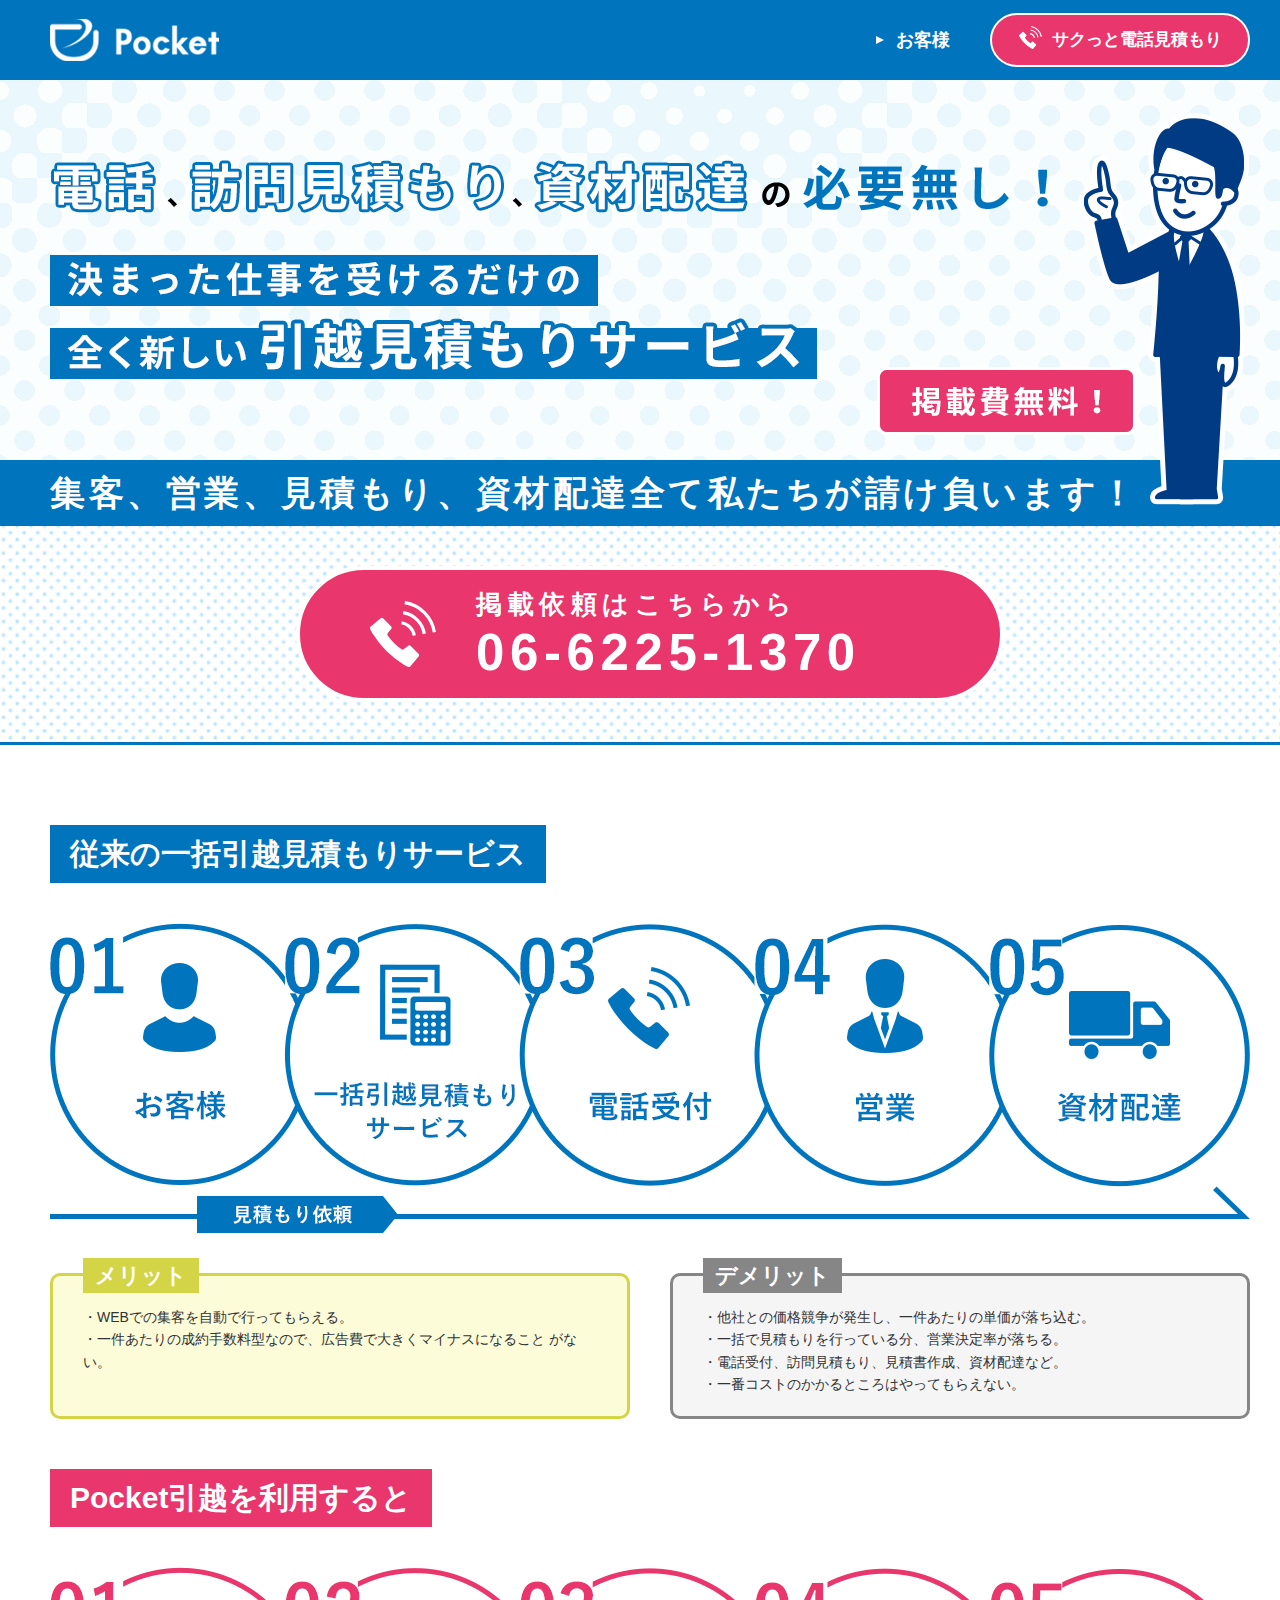
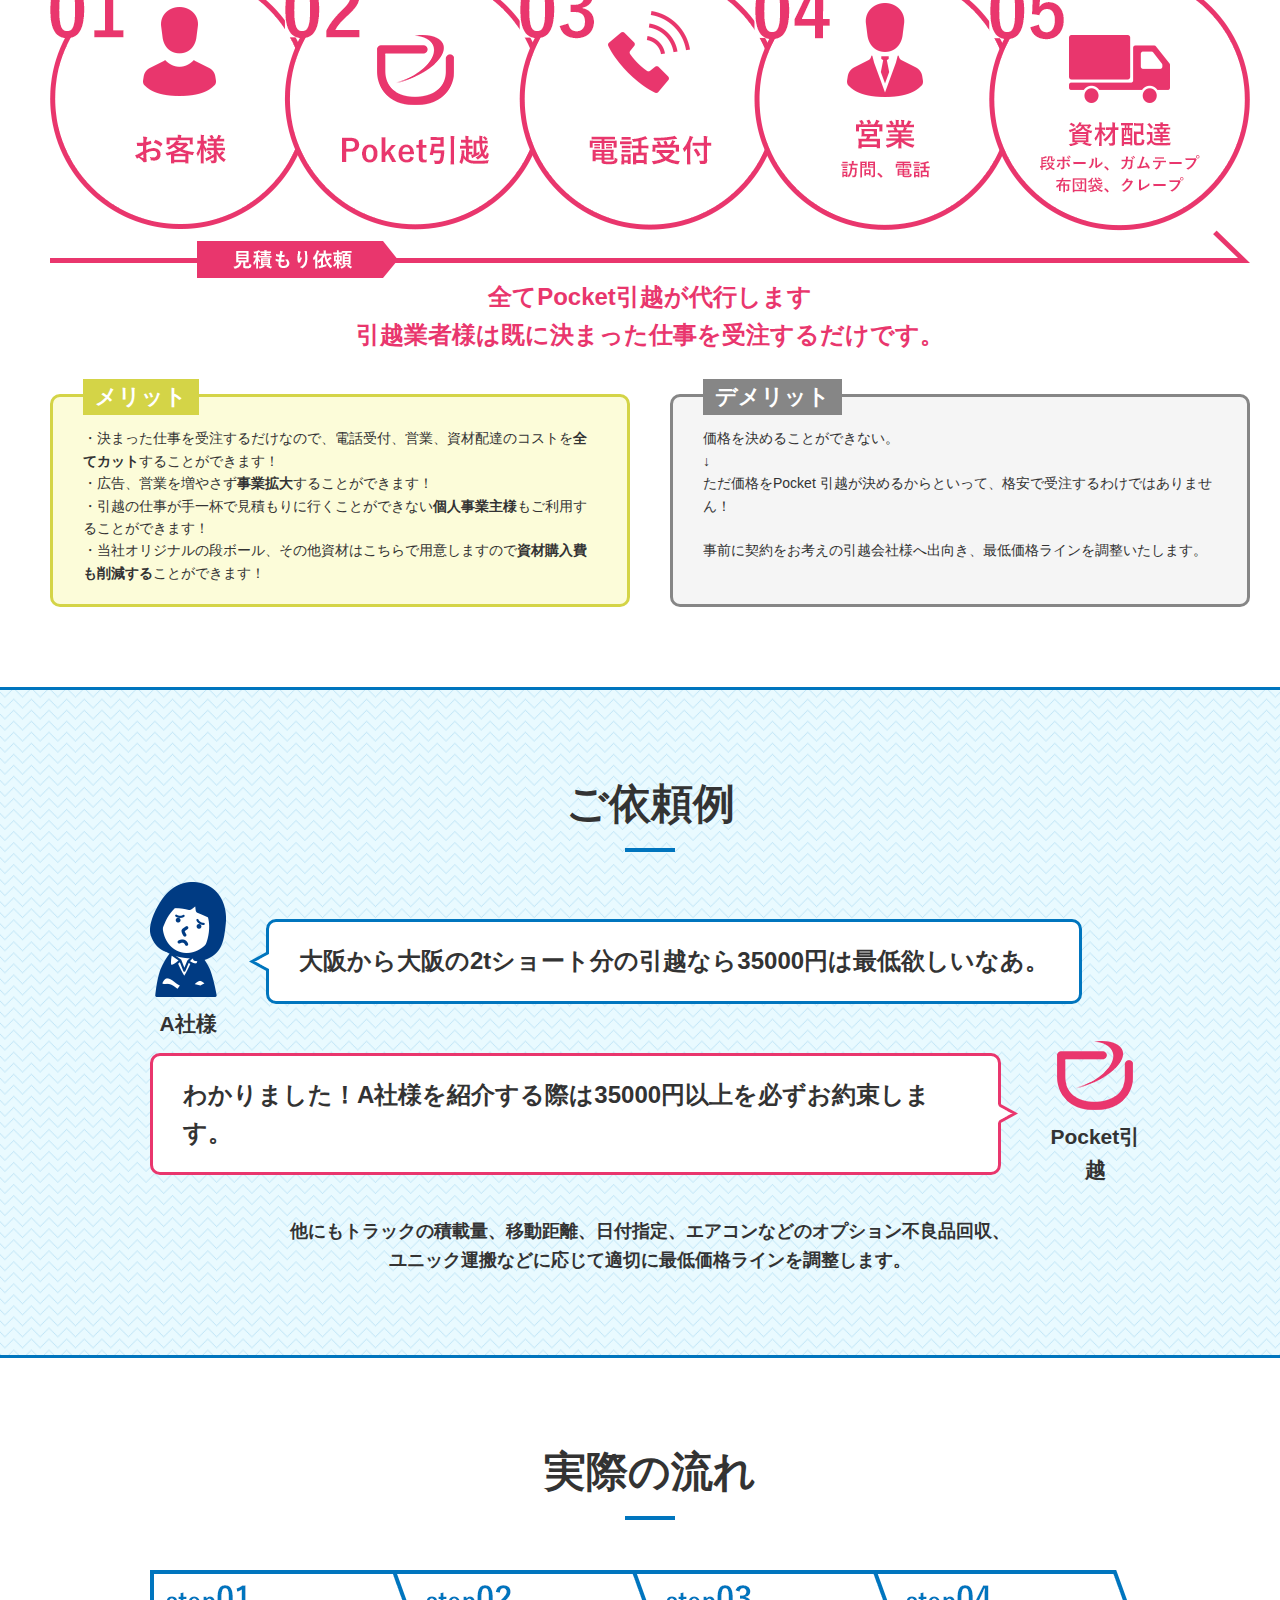
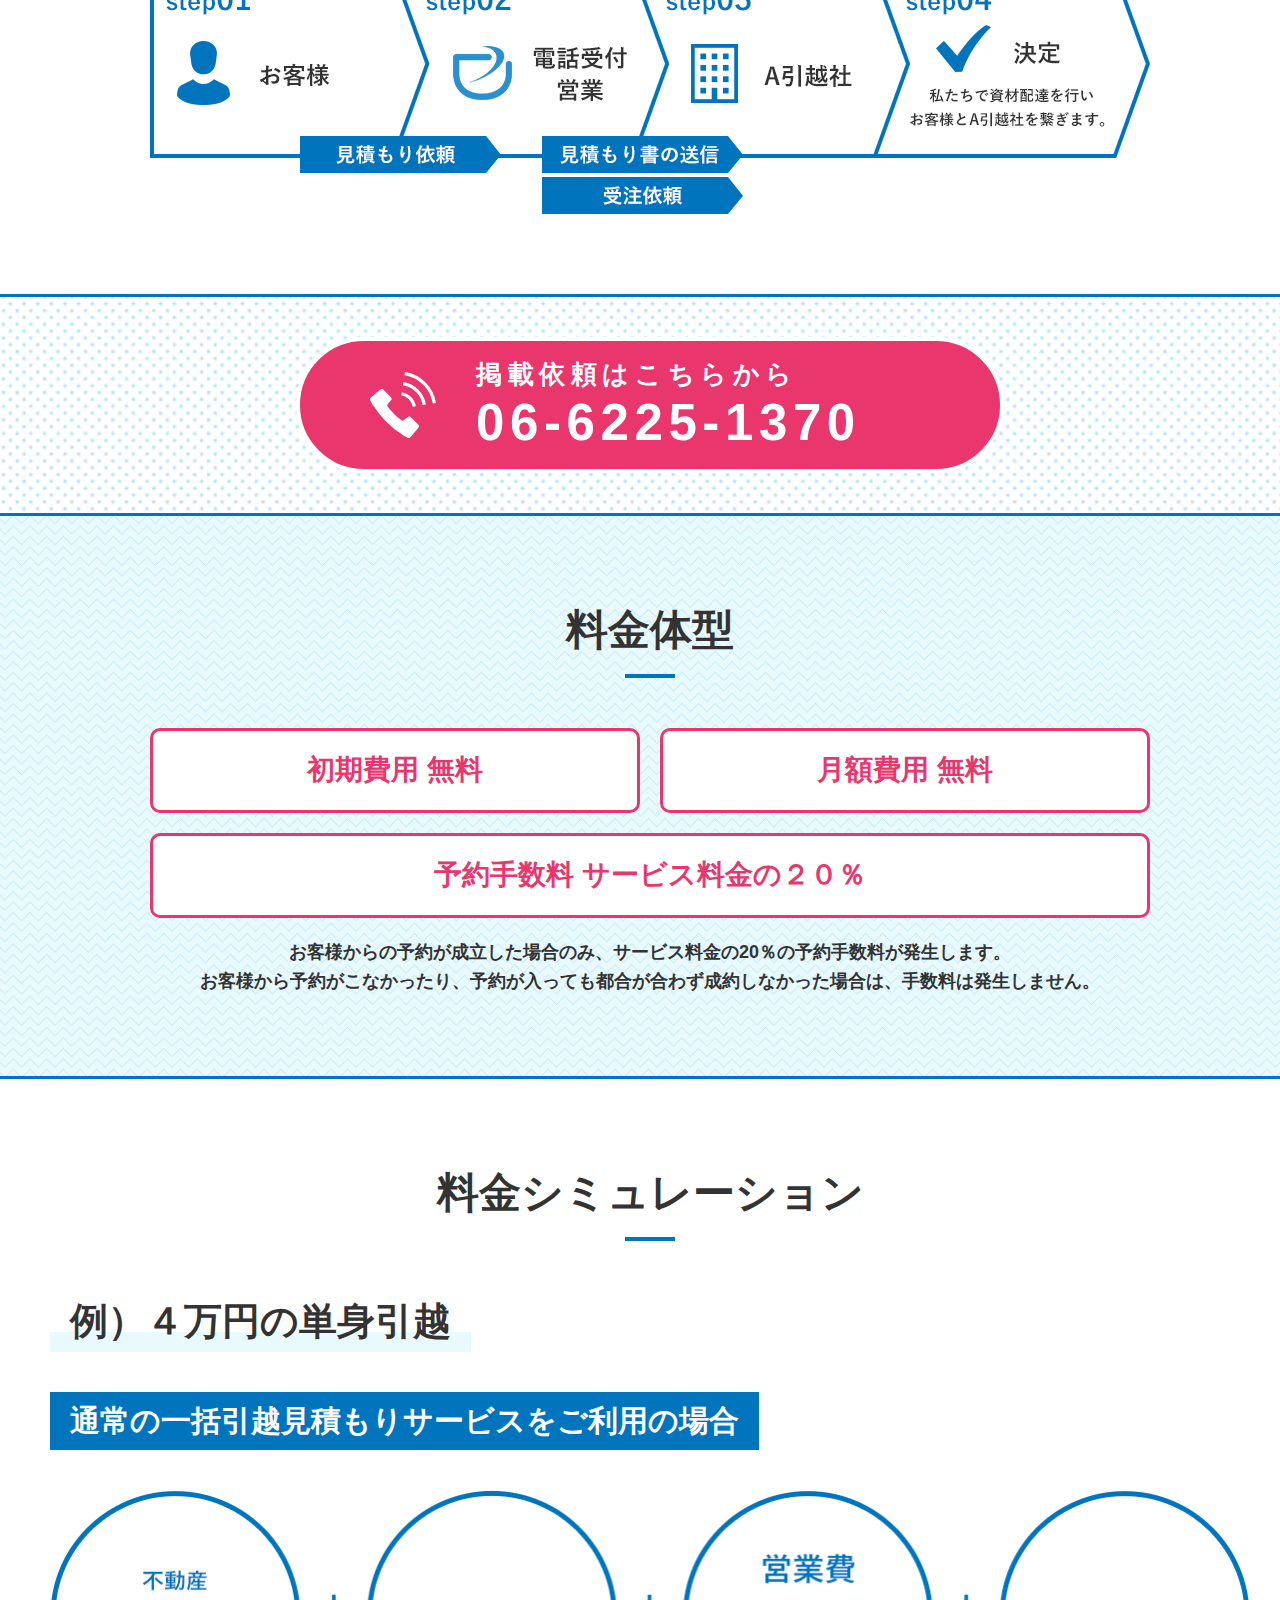
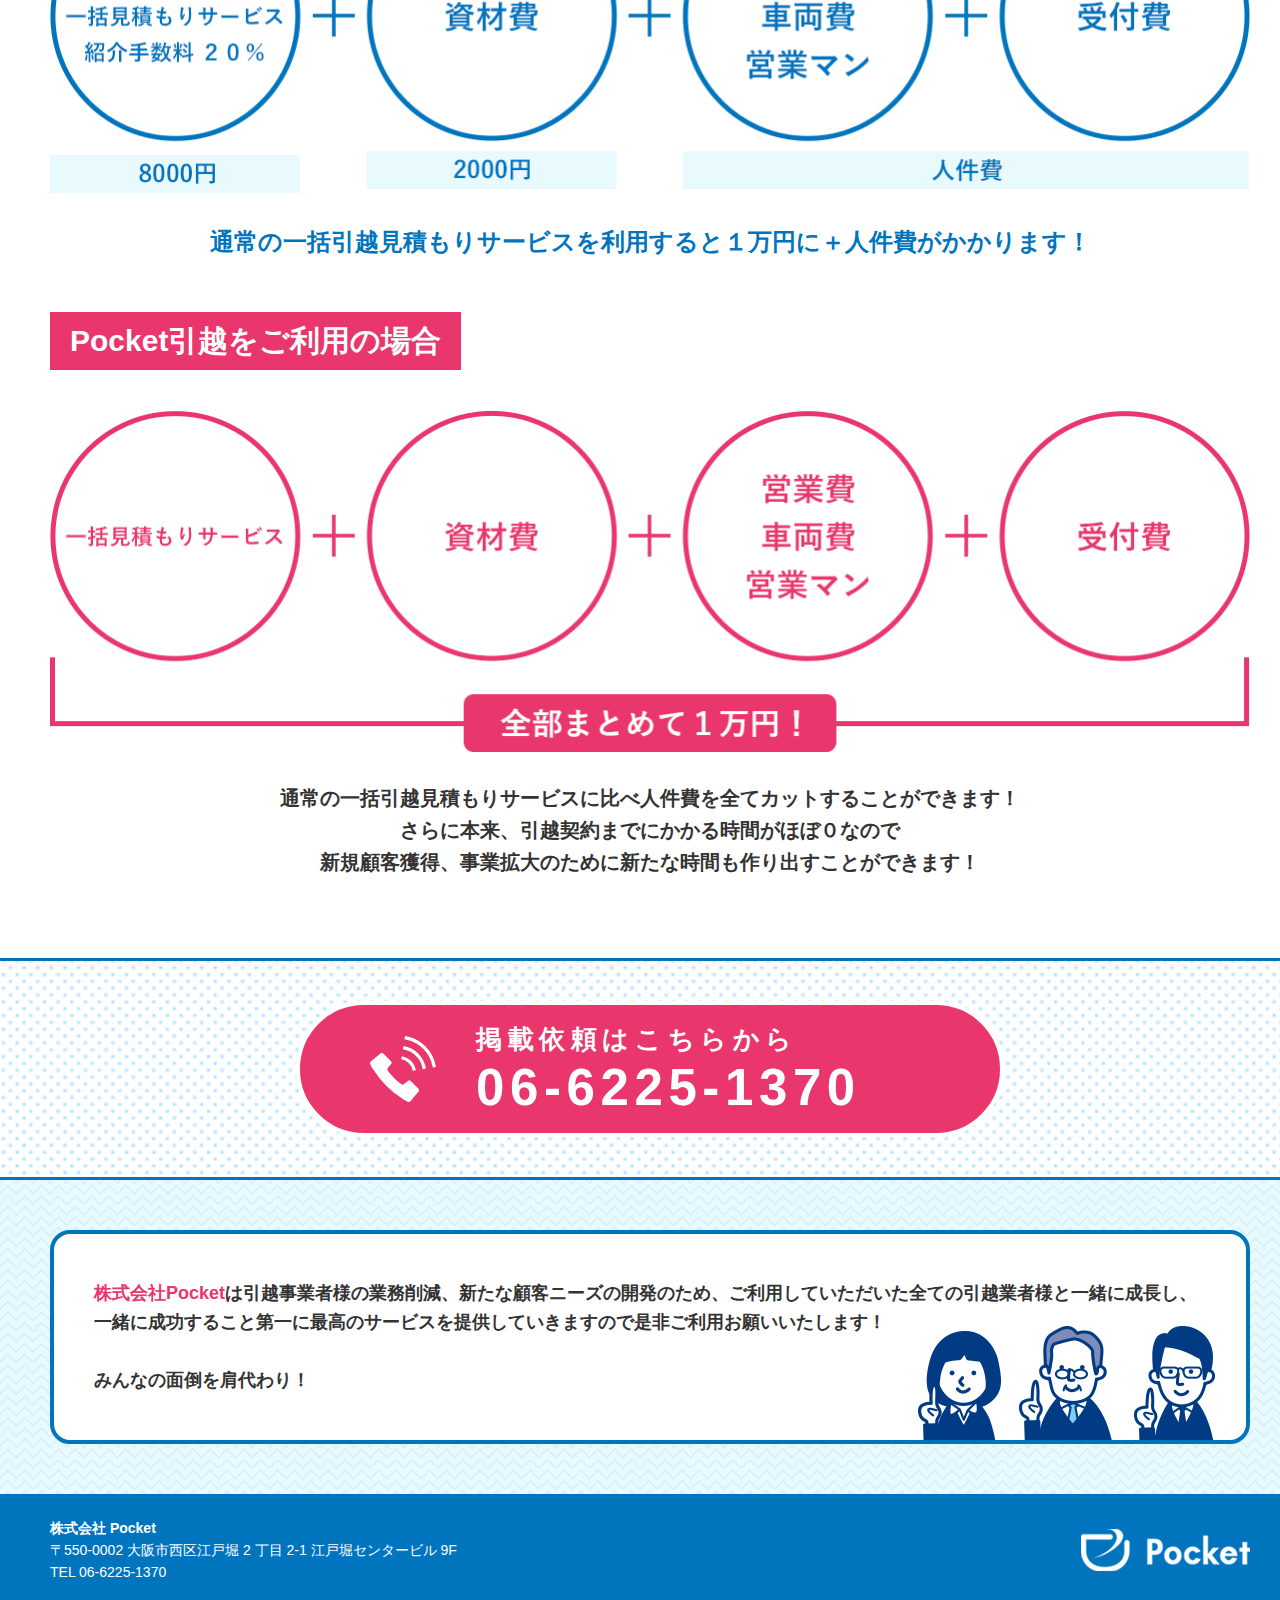
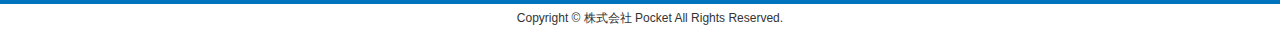
<file: index.html>
<!DOCTYPE html>
<html lang="ja">

<head>
  <meta charset="utf-8">
  <meta name="format-detection" content="telephone=no">
  <meta name="viewport" content="width=device-width">
  <link rel="shortcut icon" href="img/favicon.png">
  <link rel="apple-touch-icon" href="img/favicon.png">

  <title>Pocket引越</title>
  <meta name="keywords" content="">
  <meta name="description" content="電話、訪問見積もり、資材配達の必要無し! 決まった仕事を受けるだけの全く新しい引越見積もりサービス 集客、営業、見積もり、資材配達全て私たちが請け負います!">

  <meta property="og:title" content="Pocket引越">
  <meta property="og:description" content="電話、訪問見積もり、資材配達の必要無し! 決まった仕事を受けるだけの全く新しい引越見積もりサービス 集客、営業、見積もり、資材配達全て私たちが請け負います!">
  <meta property="og:url" content="ページのURL">
  <meta property="og:type" content="website">
  <meta property="og:local" content="ja_JP">
  <meta property="og:image" content="img/og_image.jpg">
  <meta property="og:site_name" content="Pocket引越">

  <link rel="stylesheet" type="text/css" href="css/style.css">
  <link rel="stylesheet" type="text/css" href="css/sp.css" media="screen and (max-width: 640px)">

</head>

<body>
  <div id="wrapper">

    <header>
      <div id="header" class="header outer-block">
        <div class="inner-block">
          <div class="logo">
            <img src="img/logo.png" alt="Pocket">
          </div>
          <div class="list">
            <a href="guest.html" class="link">
              お客様
            </a>
            <div class="btn">
              <a href="tel:0662251370">
                <div class="img">
                  <img src="img/icon_tel.svg" alt="">
                </div>
                <div class="txt">サクっと電話見積もり</div>
              </a>
            </div>
          </div>
        </div><!-- /inner-block -->
      </div><!-- /header -->
    </header>

    <main>
      <div class="mv-block outer-block">
        <div class="block01">
          <div class="inner-block">
            <div class="img01">
              <img src="img/mv_img01.png" alt="">
            </div>
            <h1 class="txt01">
              <img class="pc" src="img/mv_txt01.png" alt="電話、訪問見積もり、資材配達の必要無し! 決まった仕事を受けるだけの全く新しい引越見積もりサービス 集客、営業、見積もり、資材配達全て私たちが請け負います!">
              <img class="sp" src="img/sp/mv_txt01.png" alt="電話、訪問見積もり、資材配達の必要無し! 決まった仕事を受けるだけの全く新しい引越見積もりサービス 集客、営業、見積もり、資材配達全て私たちが請け負います!">
            </h1>
          </div>
        </div>
        <div class="block02">
          <div class="inner-block">
            <div class="txt-box">
              集客、営業、見積もり、資材配達全て私たちが請け負います！
            </div>
          </div>
        </div>
      </div><!-- /contents-block -->

      <div class="btn-block outer-block blue-line cont01">
        <div class="inner-block">
          <div class="btn">
            <a href="tel:0662251370">
              <div class="img">
                <img src="img/icon_tel.svg" alt="">
              </div>
              <div class="txt-box">
                <div class="txt01">
                  掲載依頼はこちらから
                </div>
                <div class="txt02">
                  06-6225-1370
                </div>
              </div>
            </a>
          </div>
        </div><!-- /inner-block -->
      </div><!-- /contents-block -->

      <div class="contents-block outer-block blue-line cont02">
        <div class="inner-block">
          <div class="block">
            <div class="c-ttl02 blue">
              従来の一括引越見積もりサービス
            </div>
            <div class="img01">
              <img class="pc" src="img/cont02_img01.png" alt="">
              <img class="sp" src="img/sp/cont02_img01.png" alt="">
            </div>
            <div class="list">
              <div class="box box01">
                <div class="txt01">
                  メリット
                </div>
                <div class="txt02">
                  ・WEBでの集客を自動で行ってもらえる。<br>
                  ・一件あたりの成約手数料型なので、広告費で大きくマイナスになること
                  がない。
                </div>
              </div>
              <div class="box box02">
                <div class="txt01">
                  デメリット
                </div>
                <div class="txt02">
                  ・他社との価格競争が発生し、一件あたりの単価が落ち込む。<br>
                  ・一括で見積もりを行っている分、営業決定率が落ちる。<br>
                  ・電話受付、訪問見積もり、見積書作成、資材配達など。<br>
                  ・一番コストのかかるところはやってもらえない。
                </div>
              </div>
            </div>
          </div>

          <div class="block">
            <div class="c-ttl02 pink">
              Pocket引越を利用すると
            </div>
            <div class="img01">
              <img class="pc" src="img/cont02_img02.png" alt="">
              <img class="sp" src="img/sp/cont02_img02.png" alt="">
              <div class="txt pink bold">
                全てPocket引越が代行します<br>
                引越業者様は既に決まった仕事を受注するだけです。
              </div>
            </div>
            <div class="list">
              <div class="box box01">
                <div class="txt01">
                  メリット
                </div>
                <div class="txt02">
                  ・決まった仕事を受注するだけなので、電話受付、営業、資材配達のコストを<span class="bold">全てカット</span>することができます！<br>
                  ・広告、営業を増やさず<span class="bold">事業拡大</span>することができます！<br>
                  ・引越の仕事が手一杯で見積もりに行くことができない<span class="bold">個人事業主様</span>もご利用することができます！<br>
                  ・当社オリジナルの段ボール、その他資材はこちらで用意しますので<span class="bold">資材購入費も削減する</span>ことができます！
                </div>
              </div>
              <div class="box box02">
                <div class="txt01">
                  デメリット
                </div>
                <div class="txt02">
                  価格を決めることができない。<br>
                  ↓<br>
                  ただ価格をPocket 引越が決めるからといって、格安で受注するわけではありません！<br><br>

                  事前に契約をお考えの引越会社様へ出向き、最低価格ラインを調整いたします。
                </div>
              </div>
            </div>
          </div>

        </div><!-- /inner-block -->
      </div><!-- /contents-block -->

      <div class="contents-block outer-block blue-line cont03">
        <div class="inner-block">
          <h2 class="c-ttl01">
            ご依頼例
          </h2>
          <div class="list">
            <div class="box box01">
              <div class="img-box">
                <div class="img">
                  <img src="img/cont03_img01.png" alt="">
                </div>
                <div class="name">
                  A社様
                </div>
              </div>
              <div class="balloon">
                大阪から大阪の2tショート分の引越なら35000円は最低欲しいなあ。
              </div>
            </div>

            <div class="box box02">
              <div class="balloon">
                わかりました！A社様を紹介する際は35000円以上を必ずお約束します。
              </div>
              <div class="img-box">
                <div class="img">
                  <img src="img/cont03_img02.png" alt="">
                </div>
                <div class="name">
                  Pocket<br class="sp">引越
                </div>
              </div>
            </div>
          </div>

          <p class="des center bold">
            他にもトラックの積載量、移動距離、日付指定、エアコンなどのオプション不良品回収、<br class="pc">ユニック運搬などに応じて適切に最低価格ラインを調整します。
          </p>
        </div><!-- /inner-block -->
      </div><!-- /contents-block -->

      <div class="contents-block outer-block blue-line cont04">
        <div class="inner-block">
          <h2 class="c-ttl01">
            実際の流れ
          </h2>
          <div class="img">
            <img class="pc-ib" src="img/cont04_img01.png" alt="">
            <img class="sp" src="img/sp/cont04_img01.png" alt="">
          </div>
        </div><!-- /inner-block -->
      </div><!-- /contents-block -->

      <div class="btn-block outer-block blue-line cont05">
        <div class="inner-block">
          <div class="btn">
            <a href="tel:0662251370">
              <div class="img">
                <img src="img/icon_tel.svg" alt="">
              </div>
              <div class="txt-box">
                <div class="txt01">
                  掲載依頼はこちらから
                </div>
                <div class="txt02">
                  06-6225-1370
                </div>
              </div>
            </a>
          </div>
        </div><!-- /inner-block -->
      </div><!-- /contents-block -->

      <div class="contents-block outer-block blue-line cont06">
        <div class="inner-block">
          <h2 class="c-ttl01">
            料金体型
          </h2>
          <div class="list">
            <div class="box box01">
              初期費用 無料
            </div>
            <div class="box box02">
              月額費用 無料
            </div>
            <div class="box box03">
              予約手数料 サービス料金の２０％
            </div>
          </div>
          <p class="des center bold">
            お客様からの予約が成立した場合のみ、サービス料金の20％の予約手数料が発生します。<br>
            お客様から予約がこなかったり、予約が入っても都合が合わず成約しなかった場合は、手数料は発生しません。
          </p>
        </div><!-- /inner-block -->
      </div><!-- /contents-block -->

      <div class="contents-block outer-block blue-line cont07">
        <div class="inner-block">
          <h2 class="c-ttl01">
            料金シミュレーション
          </h2>
          <div class="subttl">
            <span>例）４万円の単身引越</span>
          </div>
          <div class="block block01">
            <div class="c-ttl02 blue">
              通常の一括引越見積もりサービスをご利用の場合
            </div>
            <div class="img">
              <img class="pc" src="img/cont07_img01.png" alt="">
              <img class="sp" src="img/sp/cont07_img01.png" alt="">
            </div>
            <p class="des bold center">
              通常の一括引越見積もりサービスを利用すると<br class="sp">１万円に＋人件費がかかります！
            </p>
          </div>

          <div class="block block02">
            <div class="c-ttl02 pink">
              Pocket引越をご利用の場合
            </div>
            <div class="img">
              <img class="pc" src="img/cont07_img02.png" alt="">
              <img class="sp" src="img/sp/cont07_img02.png" alt="">
            </div>
            <p class="des bold center">
              通常の一括引越見積もりサービスに比べ<br class="sp">人件費を全てカットすることができます！<br>
              さらに本来、引越契約までにかかる時間が<br class="sp">ほぼ０なので<br class="pc">新規顧客獲得、事業拡大のために<br class="sp">新たな時間も作り出すことができます！
            </p>
          </div>
        </div><!-- /inner-block -->
      </div><!-- /contents-block -->

      <div class="btn-block outer-block blue-line cont08">
        <div class="inner-block">
          <div class="btn">
            <a href="tel:0662251370">
              <div class="img">
                <img src="img/icon_tel.svg" alt="">
              </div>
              <div class="txt-box">
                <div class="txt01">
                  掲載依頼はこちらから
                </div>
                <div class="txt02">
                  06-6225-1370
                </div>
              </div>
            </a>
          </div>
        </div><!-- /inner-block -->
      </div><!-- /contents-block -->

      <div class="contents-block outer-block blue-line cont09">
        <div class="inner-block">
          <div class="box bold">
            <span class="pink">株式会社Pocket</span>は引越事業者様の業務削減、新たな顧客ニーズの開発のため、ご利用していただいた全ての引越業者様と一緒に成長し、<br class="pc">一緒に成功すること第一に最高のサービスを提供していきますので是非ご利用お願いいたします！<br><br>

            みんなの面倒を肩代わり！
            <div class="img">
              <img src="img/cont09_img01.png" alt="">
            </div>
          </div>
        </div><!-- /inner-block -->
      </div><!-- /contents-block -->
    </main>

    <footer>
      <div id="footer" class="footer outer-block">
       <div class="block01">
        <div class="inner-block">
          <div class="txt">
            <span class="bold">株式会社 Pocket</span><br>
            〒550-0002<br class="sp"> 大阪市西区江戸堀 2 丁目 2-1 江戸堀センタービル 9F<br>
            TEL 06-6225-1370
          </div>
          <div class="logo">
            <img src="img/logo.png" alt="Pocket">
          </div>
        </div><!-- /inner-block -->
        </div>
        <div class="block02">
          <div class="inner-block">
            Copyright © 株式会社 Pocket All Rights Reserved.
          </div><!-- /inner-block -->
        </div>
      </div><!-- /footer -->
    </footer>

  </div><!-- /wrapper -->

  <script src="js/jquery-3.3.1.min.js"></script>
  <script src="js/common.js"></script>
</body>

</html>
</file>
<file: css/sp.css>
@charset "utf-8";

body {
  font-size: 12px;
  position: relative;
  -webkit-appearance: none;
  -webkit-text-size-adjust: 100%;
}

.outer-block {
  min-width: 320px;
}

.inner-block {
  padding: 0;
  width: auto;
}

#wrapper {
  min-width: 320px;
  position: relative;
  overflow: hidden;
}

input[type="submit"] {
  -webkit-text-size-adjust: 100%;
}

input, select, textarea {
  font-size: 16px !important;
}

.pc {
  display: none !important;
}
.pc-ib {
  display: none !important;
}

.sp {
  display: block !important;
}
.sp-ib {
  display: inline-block !important;
}


/*------------------------------------------------------------------------------
  main
------------------------------------------------------------------------------*/
/*---------- common ----------*/
.contents-block .inner-block {
  padding: 40px 20px;
}

.c-ttl01 {
  font-size: 24px;
  padding-bottom: 12px;
  margin-bottom: 30px;
}

.c-ttl01:after {
  width: 40px;
  height: 3px;
}

.c-ttl02 {
  font-size: 18px;
  line-height: 1.4;
  margin-bottom: 20px;
  padding: 5px 10px;
}

/*---------- btn-block ----------*/
.btn-block .inner-block {
  padding: 20px 20px;
}

.btn-block .btn a {
  height: 80px;
  padding-left: 20px;
  width: 320px;
}

.btn-block .btn .img {
  margin-right: 15px;
}

.btn-block .btn .img img {
  width: 33px;
}

.btn-block .btn .txt01 {
  font-size: 12px;
  margin-bottom: 5px;
}

.btn-block .btn .txt02 {
  font-size: 20px;
}

/*---------- header ----------*/
.header .inner-block {
  height: 50px;
  padding: 0 10px;
}

.header .logo {
  width: 80px;
  width: 25%;
}

.header .list {
  width: 75%;
}

.header .list .link {
  font-size: 12px;
  padding-left: 10px;
  margin-right: 15px;
}

.header .list .link:before {
  border-width: 2.5px 0 2.5px 6px;
}

.header .btn .img img {
  width: 17px;
}

.header .list .btn a {
  width: 160px;
  height: 38px;
  font-size: 11px;
}

.header .list .btn .txt {
  margin-left: 5px;
}

/*---------- mv ----------*/
.mv-block .block01 {
  background: url(../img/sp/mv_bg.jpg) no-repeat center / cover;
  padding: 50px 10px 25px;
  height: auto;
}

.mv-block .txt01 {
  padding-top: 0;
  position: relative;
  z-index: 1;
}

.mv-block .img01 {
  width: 85px;
  bottom: -35px;
  right: -9px;
}

.mv-block .block02 .txt-box {
  font-size: 15px;
  line-height: 1.4;
  padding: 10px;
}

/*---------- cont02 ----------*/
.cont02 .list {
  margin-top: 30px;
  display: block;
}

.cont02 .list .box {
  width: auto;
  padding: 20px 20px 10px;
}

.cont02 .list .box02 {
  margin-top: 20px;
}

.cont02 .list .txt01 {
  font-size: 16px;
  top: -14px;
  left: 20px;
}

.cont02 .block + .block {
  margin-top: 30px;
}

.cont02 .img01 .txt {
  font-size: 14px;
  margin-top: 10px;
}

/*---------- cont03 ----------*/
.cont03 .inner-block {
  width: auto;
}

.cont03 .list .box .img-box .img {
  width: 40px;
  margin: 0 auto 3px;
}

.cont03 .list .box .img-box .name {
  font-size: 12px;
}

.cont03 .list .box .balloon {
  font-size: 14px;
  font-weight: bold;
  padding: 15px 20px;
}

.cont03 .list .box02 {
  margin-top: 20px;
}

.cont03 .list .box01 .img-box {
  margin-right: 20px;
}

.cont03 .list .box02 .img-box {
  margin-left: 20px;
  width: 110px;
}

.cont03 .des {
  font-size: 14px;
  text-align: left;
  margin-top: 15px
}

/*---------- cont04 ----------*/
.cont04 .img {
  width: 300px;
  margin: auto;
  position: relative;
  left: -20px;
}

/*---------- cont06 ----------*/
.cont06 .inner-block {
  width: auto;
}

.cont06 .list .box01 {
  margin-right: 0;
}

.cont06 .list .box01, .cont06 .list .box02 {
  width: 100%;
}

.cont06 .list .box02 {
  margin-top: 5px;
}

.cont06 .list .box {
  height: 50px;
  font-size: 16px;
}

.cont06 .list .box03 {
  margin-top: 5px;
  margin-bottom: 0;
}

.cont06 .des {
  font-size: 14px;
  text-align: left;
  margin-top: 15px;
}

.cont07 .block .img {
  margin-bottom: 0;
}

/*---------- cont07 ----------*/
.cont07 .subttl {
  font-size: 20px;
  margin-bottom: 20px;
}

.cont07 .block01 .des {
  font-size: 14px;
  margin-top: 10px;
}

.cont07 .block + .block {
  margin-top: 30px;
}

.cont07 .block02 .des {
  font-size: 14px;
  margin-top: 10px;
}

/*---------- cont09 ----------*/
.cont09 .box {
  padding: 30px 30px 80px;
  font-size: 16px;
}

.cont09 .box .img {
  bottom: 0;
  right: 0;
  width: 200px;
  margin: auto;
  left: 0;
}

/*---------- footer ----------*/
.footer .block01 .inner-block {
  flex-wrap: wrap;
  padding: 20px 10px;
}

.footer .block01 .txt {
  order: 1;
  text-align: center;
  width: 100%;
}

.footer .block01 .logo {
  width: 100%;
  justify-content: center;
  margin-bottom: 15px;
}

.footer .block01 .logo img {
  width: 120px;
}

.footer .block02 .inner-block {
  font-size: 10px;
}

.shintitle{
  font-size:1em;
}
.subtitletext {
    font-size: 0.8em;
    position: absolute;
    left: 19px;
    padding-top: 0px
}
.shintitle3 {
    font-size: 1.4em;
  }
  .blocktitle2-baseline {
  background-color: rgb(255, 210, 74);
  width: 100%;
  height: 7px;
  position: relative;
  top: -10px;
}
.blocktitle-2 img {
    margin-left: 0px;
}
.shintitle2 {
    font-size: 1.5em;
    font-family: "Noto Sans JP";
}
.shintitle3 {
    font-size: 1.4em;
    font-family: "Noto Sans JP";
    color: #2a90d0;
    position: relative;
    z-index: 10;
}
.shintitle-png img{
  width:80%
}
.blocktitle {
    padding:10px 10px;
}
.mv-block .block01{
  padding:0 0
}

.denwa1-color {
    font-size: 10px;
  }

    .denwa1 {
        left: 2%;
        top: 27%;
        font-size: 10px;
    }
    .denwa2 {
    font-family: "Hiragino Sans";
    position: absolute;
    left: 29%;
    top: 36%;
    font-size: 9px;
}
.homon1{
  top: 23%;
    font-size: 12px;
}
.homon2{
  top: 28%;
    font-size: 10px;
}
.contents01-03 {
    padding-left: 0px;
  }
  .yasukunaru {
      font-size: 14px;
    }
  .color50 {
      font-size: 17px;
  }
  .hikaku-left{
    margin:auto;
  }
  .nazeyasui-color {
    font-size: 16px;
    border-bottom: solid 2px red;
  }
.sp_br{
  display:block;
}
.joho{
  font-size: 10px;
}
.nazeyasui {
    padding-top: 10px;
    font-size: 12px;
}
.nazeyasui-color2 {
    border-bottom: solid 2px rgb(255, 210, 74);
}
.hikakutitle img {
    width: 25px;
}
.hikaku-tasya {
    font-weight: bold;
    font-size: 14px;
    padding-left: 20px;
    padding-top: 2px;
}
.pc-png{
  display:none;
}
.sp-png{
  display:block;
  margin:0 auto;
}
.sobatitle {
    font-size: 20px;
}
.hyoback {
    font-size: 14px;
}
.month {
    font-size: 14px;
    padding: 4px;
}
.iroiro {
    font-size: 11px;
}
.nedan {
    font-size: 10px;
}
.border-title {
    /* border: solid 2px black; */
    padding: 10px;
    text-align: center;
    display: inline-block;
    font-size: 18px;
    font-weight: bold;
    border-radius: 10px;
    background-color: rgb(245, 245, 245);
    width: 200px;
    /* margin: 0 auto; */
    position: absolute;
    top: -28px;
    /* left: 24%; */
    position: absolute;
    left: 0;
    right: 0;
    margin: auto;
}

.flex-naiyo {
    display: flex;
    font-size: 14px;
    font-weight: bold;
}
.border-title2 {
    /* border: solid 2px black; */
    padding: 10px;
    text-align: center;
    display: inline-block;
    font-size: 18px;
    font-weight: bold;
    border-radius: 10px;
    background-color: rgb(245, 245, 245);
    width: 200px;
    /* margin: 0 auto; */
    position: absolute;
    top: -40px;
    /* left: 24%; */
    position: absolute;
    left: 0;
    right: 0;
    margin: auto;
}

.flextitle {
    /* text-align: center; */
    background-color: #2a90d0;
    font-size: 12px;
    font-weight: bold;
    /* margin: 0 auto; */
    display: inline-block;
    margin-top: 10px;
    color: white;
    padding: 0 80px;
    border-radius: 10px;
}
.flexborder {
    background-color: white;
    border-radius: 8px;
    width: 100%;
    /* margin: 20px; */
    margin: 10px auto;
}
.flexborders {
    padding: 40px;
    width: 100%;
    justify-content: space-between;
    display: flex;
    margin: 0 auto;
    text-align: center;
    /* flex-wrap: wrap; */
    flex-direction: column;
}
.flexborder2 {
    width: 100%;
  }
  .flextitle2 {
    font-size: 18px;
  }
  .flexpp {
    padding: 10px;
    font-size: 12px;
}
.txt02 {
    font-size: 20px;
}
/*------------------------------------------------------------------------------
  clearfix
------------------------------------------------------------------------------*/
/*:after {
  clear: both;
  content: "";
  display: block;
  height: 0;
  font-size: 0;
  visibility: hidden;
}
</file>
<file: css/style.css>
@charset "utf-8";

/*------------------------------------------------------------------------------
  reset
------------------------------------------------------------------------------*/

html,
input,
textarea,
select,
button {
  font-family: "游ゴシック体", YuGothic, "游ゴシック", "Yu Gothic", "メイリオ", Meiryo, sans-serif;
  font-weight: 500;
}

/* IE10以降 游ゴシック文字ずれ対応 */
html.ie10,
.ie10 input,
.ie10 textarea,
.ie10 select,
.ie10 button,
html.ie11,
.ie11 input,
.ie11 textarea,
.ie11 select,
.ie11 button {
  font-family: "ヒラギノ角ゴ Pro W3", "Hiragino Kaku Gothic Pro", "メイリオ", Meiryo, sans-serif;
  font-weight: normal;
}

html {
  color: #333;
  background: #fff;
  font-size: 14px;
  line-height: 1.6;
  word-break: break-all;
}

body {
  background: #fff;
  margin: 0;
}

*,
*:before,
*:after {
  -webkit-box-sizing: border-box;
  box-sizing: border-box;
}

img {
  border: 0;
  margin: 0;
  vertical-align: top;
  max-width: 100%;
}

p {
  margin: 0 0 1em;
  padding: 0;
}

p:last-child {
  margin-bottom: 0;
}

a {
  color: #333;
  text-decoration: none;
}

input[type="submit"],
input[type="text"],
select,
textarea,
button {
  -moz-appearance: none;
  -webkit-appearance: none;
  -webkit-box-shadow: none;
  box-shadow: none;
  outline: none;
}

select::-ms-expand {
  display: none;
}

textarea {
  resize: vertical;
}

button {
  border: none;
  cursor: pointer;
}

label {
  cursor: pointer;
}

table {
  border-collapse: collapse;
}

ul {
  list-style: none;
  margin: 0;
  padding: 0;
}

h1,
h2,
h3,
h4,
h5,
h6 {
  font-size: 14px;
  font-weight: 500;
  margin: 0;
  padding: 0;
}

.outer-block {
  min-width: 1300px;
}

.inner-block {
  margin: 0 auto;
  padding: 0;
  position: relative;
  width: 1200px;
}

#wrapper {
  position: relative;
}

.pc {
  display: block !important;
}

.pc-ib {
  display: inline-block !important;
}

.sp {
  display: none !important;
}

.sp-ib {
  display: none !important;
}

@media screen and (min-width: 641px) {
  a,
  a:before,
  a:after,
  a img:hover,
  button,
  .pagenation .page-num-ul li:hover,
  .pagenation .prev:hover,
  .pagenation .next:hover,
  .back-feature:hover {
    -webkit-transition: 0.3s ease-in-out;
    transition: 0.3s ease-in-out;
  }

  a:hover,
  a img:hover,
  button:hover {
    opacity: 0.7;
    filter: alpha(opacity=70);
  }
}


/*------------------------------------------------------------------------------
  main
------------------------------------------------------------------------------*/
/*---------- common ----------*/
.blue-line {
  border-bottom: 3px solid #0075be;
}

.contents-block .inner-block {
  padding: 80px 0;
}

.pink {
  color: #e9366d;
}

.bold {
  font-weight: bold;
}

.c-ttl01 {
  position: relative;
  font-size: 42px;
  padding-bottom: 15px;
  font-weight: bold;
  text-align: center;
  margin-bottom: 50px;
}

.c-ttl01:after {
  content: "";
  display: block;
  position: absolute;
  bottom: 0;
  left: 0;
  right: 0;
  margin: auto;
  width: 50px;
  height: 4px;
  background-color: #0075be;
}

.c-ttl02 {
  font-size: 30px;
  font-weight: bold;
  padding: 5px 20px;
  display: inline-block;
  color: #fff;
  margin-bottom: 40px;
}

.c-ttl02.blue {
  background-color: #0075be;
}

.c-ttl02.pink {
  background-color: #e9366d;
}

.center {
  text-align: center;
}

/*---------- btn-block ----------*/
.btn-block {
  background: url(../img/btn_block_bg.png) no-repeat center / cover;
}

.btn-block .inner-block {
  padding: 40px 0;
  display: flex;
  align-items: center;
  justify-content: center;
}

.btn-block .btn a {
  width: 708px;
  height: 136px;
  display: flex;
  align-items: center;
  border-radius: 100px;
  background-color: #e9366d;
  font-weight: bold;
  color: #fff;
  border: 4px solid #fff;
  letter-spacing: 0.4em;
  line-height: 1;
  padding-left: 70px;
}

.btn-block .btn .img {
  margin-right: 40px;
}

.btn-block .btn .img img {
  width: 66px;
}

.btn-block .btn .txt01 {
  font-size: 26px;
  margin-bottom: 10px;
}

.btn-block .btn .txt02 {
  font-size: 51px;
}

@media screen and (min-width: 641px) {

}

/*---------- header ----------*/
.header {
  background-color: #0075be;
}

.header .inner-block {
  display: flex;
  align-items: center;
  justify-content: space-between;
  height: 80px;
}

.header .list {
  display: flex;
  align-items: center;
  justify-content: flex-end;
}

.header .list .link {
  position: relative;
  font-size: 18px;
  font-weight: bold;
  color: #fff;
  padding-left: 20px;
  margin-right: 40px;
}

.header .list .link:before {
  content: "";
  display: block;
  position: absolute;
  top: 0;
  bottom: 0;
  left: 0;
  margin: auto;
  width: 0;
  height: 0;
  border-style: solid;
  border-width: 4.5px 0 4.5px 8px;
  border-color: transparent transparent transparent #ffffff;

}

.header .list .btn a {
  width: 260px;
  height: 54px;
  border-radius: 50px;
  display: block;
  background-color: #e9366d;
  font-size: 17px;
  font-weight: bold;
  display: flex;
  align-items: center;
  justify-content: center;
  color: #fff;
  border: 2px solid #fff;
}

.header .list .btn .txt {
  margin-left: 10px;
}

@media screen and (min-width: 641px) {
  .header .inner-block > div {
    width: 50%;
  }
}

/*---------- mv ----------*/
.mv-block .block01 {
  position: relative;
  background: url(../img/mv_bg.jpg) no-repeat center / cover;
  height: 380px;
}

.mv-block .img01 {
  position: absolute;
  right: 0;
  bottom: -70px;
}

.mv-block .txt01 {
  padding-top: 80px;
}

.mv-block .block02 {
  background-color: #0075be;
}

.mv-block .block02 .txt-box {
  font-size: 35px;
  font-weight: bold;
  letter-spacing: 0.1em;
  color: #fff;
  padding: 5px 0;
}

@media screen and (min-width: 641px) {

}

/*---------- cont02 ----------*/
.cont02 .block + .block {
  margin-top: 50px;
}

.cont02 .list {
  margin-top: 40px;
  display: flex;
  justify-content: space-between;
}

.cont02 .list .box {
  position: relative;
  width: 580px;
  padding: 30px 30px 20px;
  border-radius: 10px;
}

.cont02 .list .txt01 {
  font-weight: bold;
  font-size: 22px;
  padding: 0 12px;
  color: #fff;
  display: inline-block;
  position: absolute;
  top: -18px;
  left: 30px;
}

.cont02 .list .box01 .txt01 {
  background-color: #d4d447;
}

.cont02 .list .box02 .txt01 {
  background-color: #868686;
}

.cont02 .list .box01 {
  border: 3px solid #d4d447;
  background-color: #fcfcd9;
}

.cont02 .list .box02 {
  border: 3px solid #868686;
  background-color: #f5f5f5;
}

.cont02 .img01 .txt {
  font-size: 24px;
  text-align: center;
}

@media screen and (min-width: 641px) {

}

/*---------- cont03 ----------*/
.cont03 {
  background: url(../img/cont03_bg.png) no-repeat center / cover;
}

.cont03 .inner-block {
  width: 1000px;
}

.cont03 .c-ttl01 {
  margin-bottom: 30px;
}

.cont03 .list .box {
  display: flex;
  align-items: center;
}

.cont03 .list .box .img-box {
  text-align: center;
}

.cont03 .list .box .img-box .img {
  margin-bottom: 10px;
}

.cont03 .list .box .img-box .name {
  font-size: 21px;
  font-weight: bold;
}

.cont03 .list .box .balloon {
  position: relative;
  font-size: 24px;
  font-weight: bold;
  padding: 20px 30px;
  background-color: #fff;
  border-radius: 10px;
}

.cont03 .list .box .balloon:before {
  content: "";
  display: block;
  position: absolute;
  top: 0;
  bottom: 0;
  margin: auto;
  width: 20px;
  height: 19px;
}

.cont03 .list .box01 .img-box {
  margin-right: 40px;
}

.cont03 .list .box02 .img-box {
  margin-left: 40px;
}

.cont03 .list .box01 .balloon {
  border: 3px solid #0075be;
}

.cont03 .list .box02 .balloon {
  border: 3px solid #e9366d;
}

.cont03 .list .box01 .balloon:before {
  left: -20px;
  background: url(../img/balloon01.png) no-repeat center / contain;
}

.cont03 .list .box02 .balloon:before {
  right: -20px;
  background: url(../img/balloon02.png) no-repeat center / contain;
}

.cont03 .des {
  font-size: 18px;
  text-align: center;
  margin-top: 30px;
}

@media screen and (min-width: 641px) {

}

/*---------- cont04 ----------*/
.cont04 .img {
  text-align: center;
}

@media screen and (min-width: 641px) {

}

/*---------- cont06 ----------*/
.cont06 {
  background: url(../img/cont06_bg.png) no-repeat center / cover;
}

.cont06 .inner-block {
  width: 1000px;
}

.cont06 .list {
  display: flex;
  flex-wrap: wrap;
}

.cont06 .list .box {
  border: 3px solid #e9366d;
  border-radius: 10px;
  height: 85px;
  display: flex;
  align-items: center;
  justify-content: center;
  font-size: 28px;
  font-weight: bold;
  color: #e9366d;
  background-color: #fff;
}

.cont06 .list .box01,
.cont06 .list .box02 {
  width: 490px;
}

.cont06 .list .box01 {
  margin-right: 20px;
}

.cont06 .list .box03 {
  margin-top: 20px;
  margin-bottom: 20px;
  width: 100%;
}

.cont06 .des {
  font-size: 18px;
}

@media screen and (min-width: 641px) {

}

/*---------- cont07 ----------*/
.cont07 .subttl {
  position: relative;
  display: inline-block;
  font-size: 38px;
  font-weight: bold;
  margin-bottom: 40px;
}

.cont07 .subttl:after {
  content: "";
  display: block;
  height: 20px;
  position: absolute;
  bottom: 0;
  left: 0;
  right: 0;
  background-color: #e9faff;
}

.cont07 .subttl span {
  position: relative;
  z-index: 1;
  padding: 0 20px;
}

.cont07 .block + .block {
  margin-top: 50px;
}

.cont07 .block .img {
  margin-bottom: 30px;
}

.cont07 .block01 .des {
  font-size: 24px;
  color: #0075be;
}

.cont07 .block02 .des {
  font-size: 20px;
}

@media screen and (min-width: 641px) {

}

/*---------- cont09 ----------*/
.cont09 {
  background: url(../img/cont09_bg.png) no-repeat center / cover;
}

.cont09 .inner-block {
  padding: 50px 0;
}

.cont09 .box {
  position: relative;
  border: 4px solid #0075be;
  border-radius: 20px;
  padding: 45px 40px;
  font-size: 18px;
  background-color: #fff;
}

.cont09 .box .img {
  position: absolute;
  bottom: 0;
  right: 20px;
}

@media screen and (min-width: 641px) {

}

/*---------- footer ----------*/
.footer .block01 {
  background-color: #0075be;
}

.footer .block01 .inner-block {
  padding: 20px 0;
  display: flex;
  align-items: center;
  justify-content: space-between;
}

.footer .block01 .txt {
  color: #fff;
}

.footer .block01 .logo {
  display: flex;
  align-items: center;
  justify-content: flex-end;
}

.footer .block02 .inner-block {
  padding: 5px 0;
  text-align: center;
  font-size: 12px;
}

@media screen and (min-width: 641px) {
  .footer .block01 .inner-block > div {
    width: 50%;
  }
}
/*------------------------------------------------------------------------------
  clearfix
------------------------------------------------------------------------------*/

.clearfix:after,
.inner-block:after {
  clear: both;
  content: "";
  display: block;
  height: 0px;
  font-size: 0;
  visibility: hidden;
}
</file>
